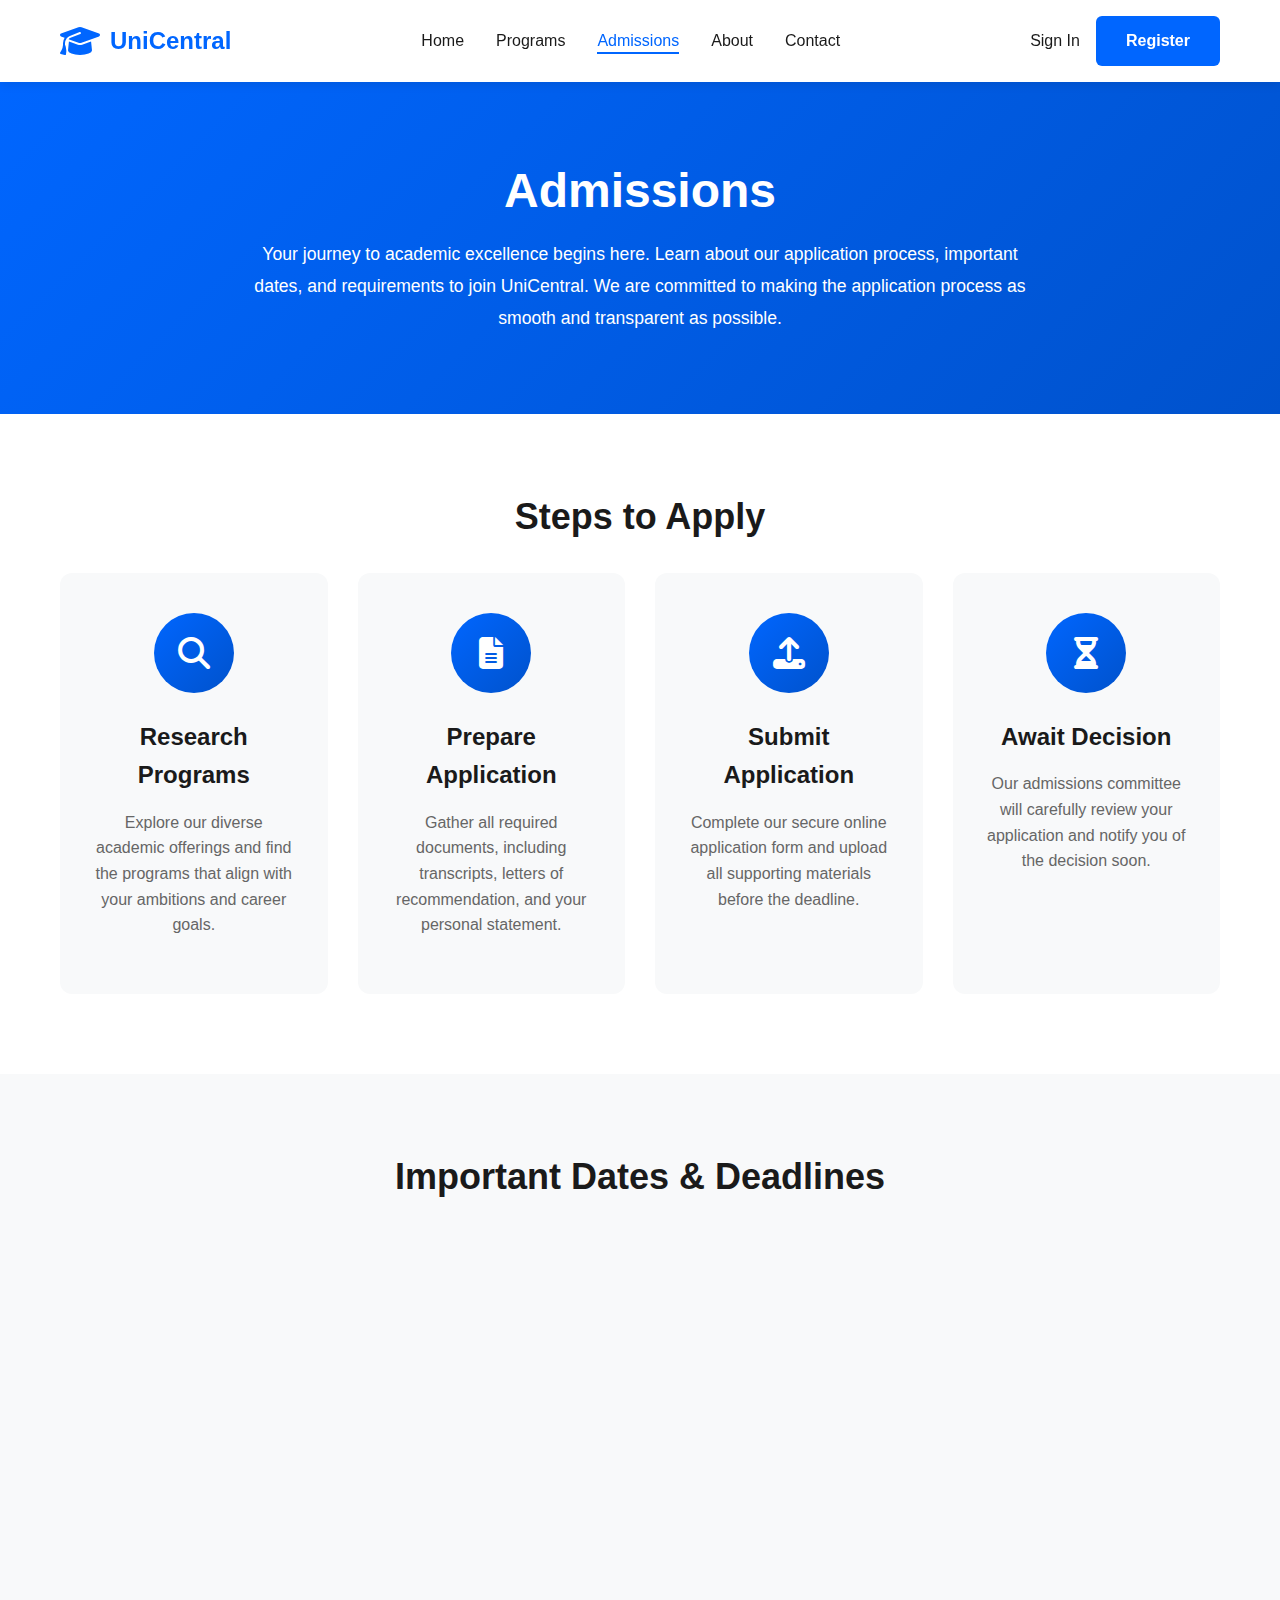
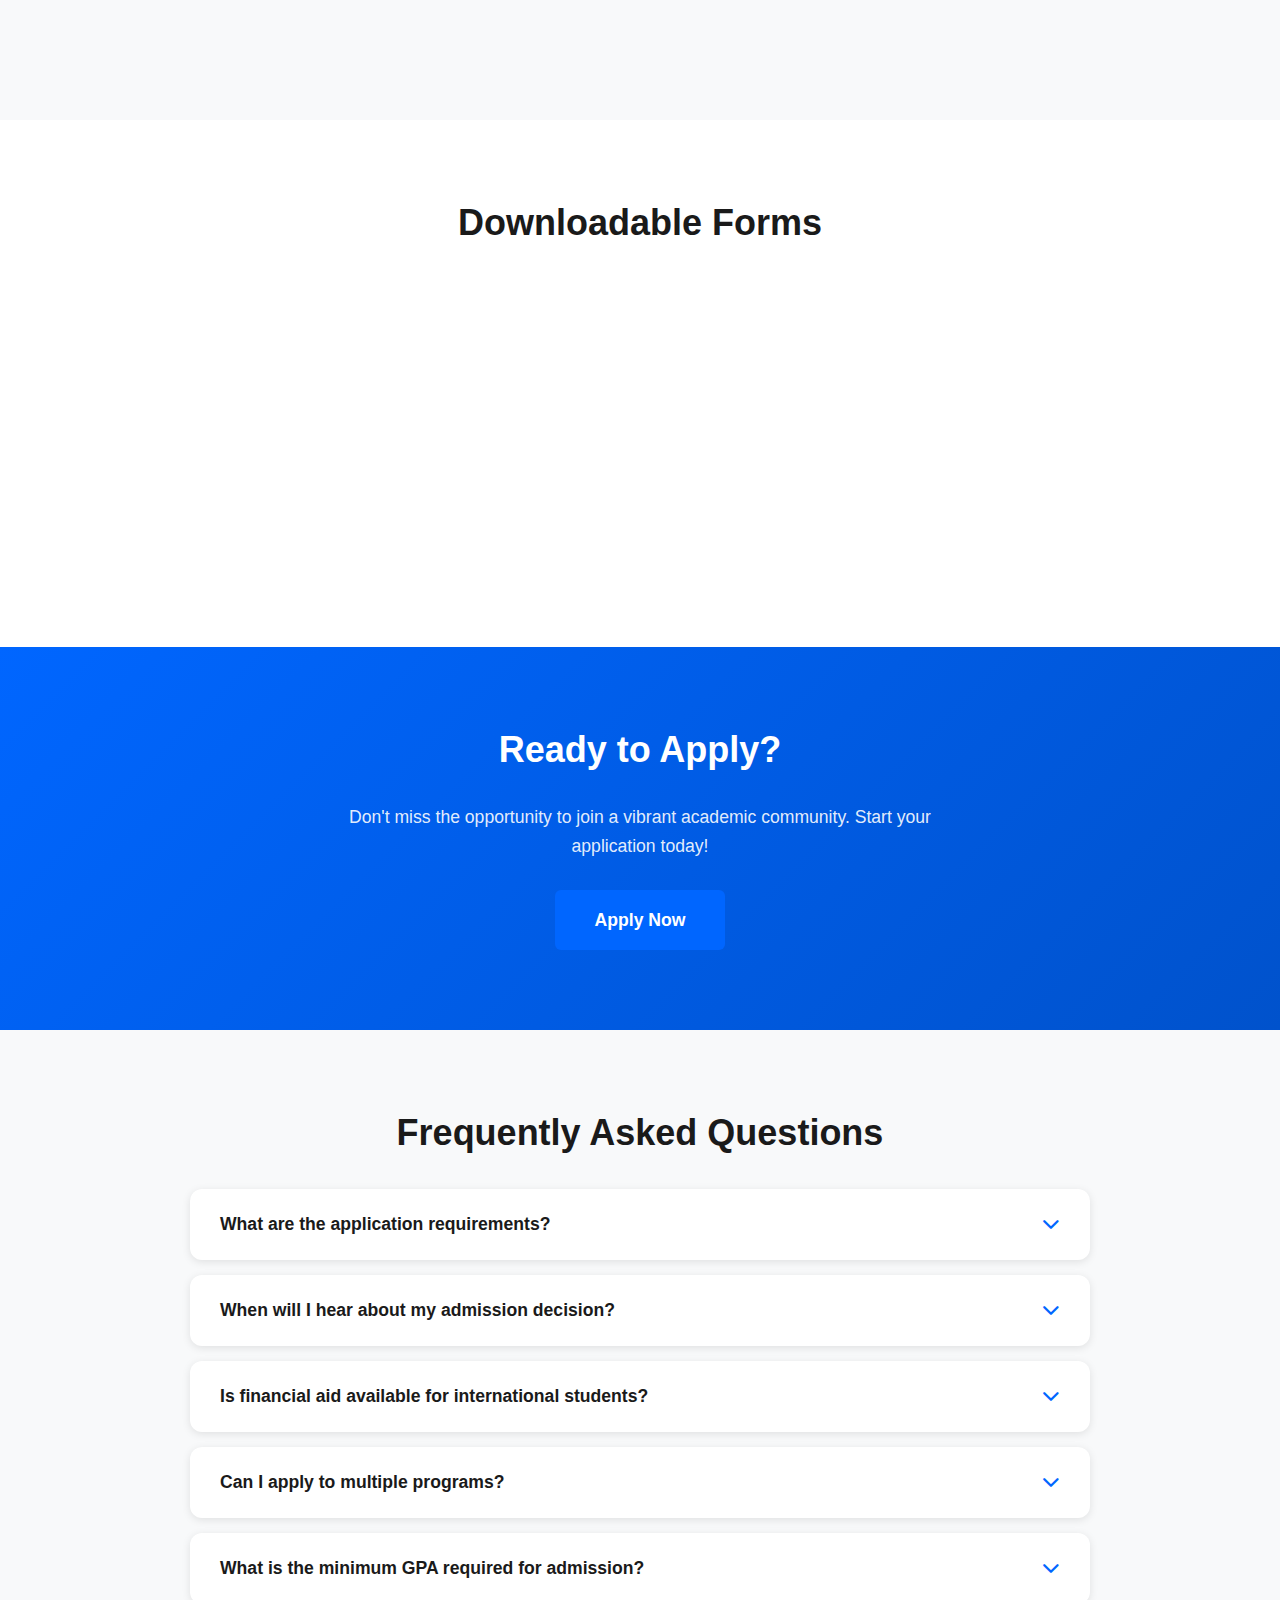
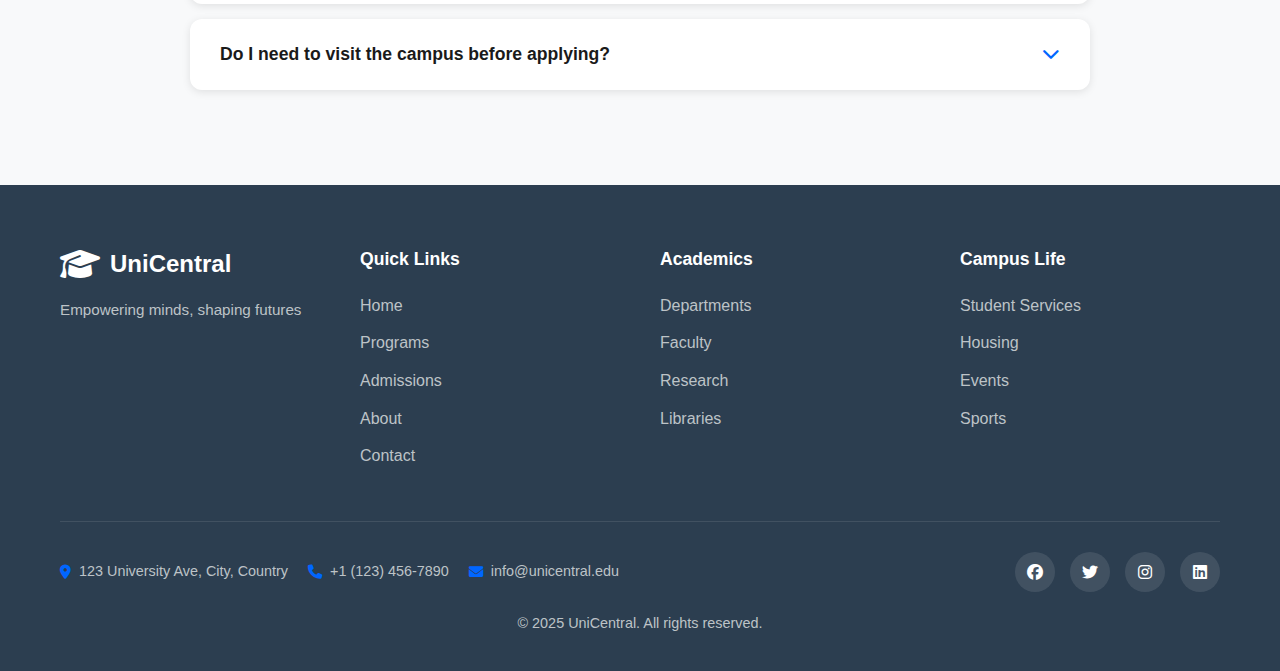
<file: admissions.html>
<!DOCTYPE html>
<html lang="en">
<head>
    <meta charset="UTF-8">
    <meta name="viewport" content="width=device-width, initial-scale=1.0">
    <title>Admissions - UniCentral</title>
    <link rel="stylesheet" href="css/style.css">
    <link rel="stylesheet" href="https://cdnjs.cloudflare.com/ajax/libs/font-awesome/6.4.0/css/all.min.css">
</head>
<body>
    <!-- Navigation -->
    <nav class="navbar">
        <div class="container">
            <div class="nav-wrapper">
                <a href="index.html" class="logo">
                    <i class="fas fa-graduation-cap"></i>
                    <span>UniCentral</span>
                </a>
                <ul class="nav-links" id="navLinks">
                    <li><a href="index.html">Home</a></li>
                    <li><a href="programs.html">Programs</a></li>
                    <li><a href="admissions.html" class="active">Admissions</a></li>
                    <li><a href="about.html">About</a></li>
                    <li><a href="about.html#contact">Contact</a></li>
                </ul>
                <div class="nav-buttons">
                    <a href="#" class="btn-text">Sign In</a>
                    <a href="#" class="btn-primary">Register</a>
                </div>
                <button class="mobile-menu-toggle" id="mobileMenuToggle">
                    <span></span>
                    <span></span>
                    <span></span>
                </button>
            </div>
        </div>
    </nav>

    <!-- Page Header -->
    <section class="page-header admissions-header">
        <div class="container">
            <h1>Admissions</h1>
            <p>Your journey to academic excellence begins here. Learn about our application process, important dates, and requirements to join UniCentral. We are committed to making the application process as smooth and transparent as possible.</p>
        </div>
    </section>

    <!-- Steps to Apply -->
    <section class="steps-section">
        <div class="container">
            <h2>Steps to Apply</h2>
            <div class="steps-grid">
                <div class="step-card">
                    <div class="step-icon">
                        <i class="fas fa-search"></i>
                    </div>
                    <h3>Research Programs</h3>
                    <p>Explore our diverse academic offerings and find the programs that align with your ambitions and career goals.</p>
                </div>
                <div class="step-card">
                    <div class="step-icon">
                        <i class="fas fa-file-alt"></i>
                    </div>
                    <h3>Prepare Application</h3>
                    <p>Gather all required documents, including transcripts, letters of recommendation, and your personal statement.</p>
                </div>
                <div class="step-card">
                    <div class="step-icon">
                        <i class="fas fa-upload"></i>
                    </div>
                    <h3>Submit Application</h3>
                    <p>Complete our secure online application form and upload all supporting materials before the deadline.</p>
                </div>
                <div class="step-card">
                    <div class="step-icon">
                        <i class="fas fa-hourglass-half"></i>
                    </div>
                    <h3>Await Decision</h3>
                    <p>Our admissions committee will carefully review your application and notify you of the decision soon.</p>
                </div>
            </div>
        </div>
    </section>

    <!-- Important Dates -->
    <section class="dates-section">
        <div class="container">
            <h2>Important Dates & Deadlines</h2>
            <div class="dates-grid">
                <div class="date-card">
                    <div class="date-badge blue">
                        <span class="month">Oct 15</span>
                    </div>
                    <div class="date-content">
                        <h3>Early Application Deadline</h3>
                        <p>Submit by this date for priority consideration.</p>
                    </div>
                </div>
                <div class="date-card">
                    <div class="date-badge cyan">
                        <span class="month">Jan 15</span>
                    </div>
                    <div class="date-content">
                        <h3>Regular Decision Deadline</h3>
                        <p>Standard application deadline for all programs.</p>
                    </div>
                </div>
                <div class="date-card">
                    <div class="date-badge blue">
                        <span class="month">Mar 1</span>
                    </div>
                    <div class="date-content">
                        <h3>Financial Aid Application Due</h3>
                        <p>Complete FAFSA or CSS Profile by this date.</p>
                    </div>
                </div>
                <div class="date-card">
                    <div class="date-badge cyan">
                        <span class="month">Apr 1</span>
                    </div>
                    <div class="date-content">
                        <h3>Admission Decisions Released</h3>
                        <p>Check your applicant portal for updates.</p>
                    </div>
                </div>
            </div>
        </div>
    </section>

    <!-- Downloadable Forms -->
    <section class="forms-section">
        <div class="container">
            <h2>Downloadable Forms</h2>
            <div class="forms-grid">
                <div class="form-card">
                    <h3>Undergraduate Application Guide</h3>
                    <p>Detailed guide for undergraduate applicants.</p>
                    <a href="#" class="download-btn">
                        <i class="fas fa-download"></i> Download
                    </a>
                </div>
                <div class="form-card">
                    <h3>Graduate Admissions Checklist</h3>
                    <p>Ensure you have all items for graduate applications.</p>
                    <a href="#" class="download-btn">
                        <i class="fas fa-download"></i> Download
                    </a>
                </div>
                <div class="form-card">
                    <h3>International Student Requirements</h3>
                    <p>Specific requirements for international applicants.</p>
                    <a href="#" class="download-btn">
                        <i class="fas fa-download"></i> Download
                    </a>
                </div>
            </div>
        </div>
    </section>

    <!-- CTA Section -->
    <section class="cta-section admissions-cta">
        <div class="container">
            <h2>Ready to Apply?</h2>
            <p>Don't miss the opportunity to join a vibrant academic community. Start your application today!</p>
            <a href="#" class="btn-primary btn-large">Apply Now</a>
        </div>
    </section>

    <!-- FAQ Section -->
    <section class="faq-section">
        <div class="container">
            <h2>Frequently Asked Questions</h2>
            <div class="faq-list">
                <div class="faq-item">
                    <button class="faq-question">
                        <span>What are the application requirements?</span>
                        <i class="fas fa-chevron-down"></i>
                    </button>
                    <div class="faq-answer">
                        <p>Application requirements vary by program but typically include transcripts, letters of recommendation, a personal statement, and standardized test scores (if applicable). International students may need to provide proof of English proficiency.</p>
                    </div>
                </div>
                <div class="faq-item">
                    <button class="faq-question">
                        <span>When will I hear about my admission decision?</span>
                        <i class="fas fa-chevron-down"></i>
                    </button>
                    <div class="faq-answer">
                        <p>Early applicants typically receive decisions by December 15, while regular decision applicants hear back by April 1. You can check your application status through your applicant portal at any time.</p>
                    </div>
                </div>
                <div class="faq-item">
                    <button class="faq-question">
                        <span>Is financial aid available for international students?</span>
                        <i class="fas fa-chevron-down"></i>
                    </button>
                    <div class="faq-answer">
                        <p>Yes, UniCentral offers limited financial aid for international students. We recommend applying for aid when you submit your application and exploring external scholarship opportunities as well.</p>
                    </div>
                </div>
                <div class="faq-item">
                    <button class="faq-question">
                        <span>Can I apply to multiple programs?</span>
                        <i class="fas fa-chevron-down"></i>
                    </button>
                    <div class="faq-answer">
                        <p>Yes, you may apply to multiple programs. However, you must submit a separate application and application fee for each program. We recommend carefully reviewing program requirements before applying.</p>
                    </div>
                </div>
                <div class="faq-item">
                    <button class="faq-question">
                        <span>What is the minimum GPA required for admission?</span>
                        <i class="fas fa-chevron-down"></i>
                    </button>
                    <div class="faq-answer">
                        <p>While we don't have a strict minimum GPA requirement, competitive applicants typically have a GPA of 3.0 or higher. We review applications holistically, considering academic performance, extracurricular activities, and personal achievements.</p>
                    </div>
                </div>
                <div class="faq-item">
                    <button class="faq-question">
                        <span>Do I need to visit the campus before applying?</span>
                        <i class="fas fa-chevron-down"></i>
                    </button>
                    <div class="faq-answer">
                        <p>Campus visits are not required but highly encouraged. They provide an opportunity to experience our facilities and meet with faculty and current students. We offer both in-person and virtual tour options.</p>
                    </div>
                </div>
            </div>
        </div>
    </section>

    <!-- Footer -->
    <footer class="footer">
        <div class="container">
            <div class="footer-content">
                <div class="footer-column">
                    <div class="footer-logo">
                        <i class="fas fa-graduation-cap"></i>
                        <span>UniCentral</span>
                    </div>
                    <p class="footer-tagline">Empowering minds, shaping futures</p>
                </div>
                <div class="footer-column">
                    <h4>Quick Links</h4>
                    <ul>
                        <li><a href="index.html">Home</a></li>
                        <li><a href="programs.html">Programs</a></li>
                        <li><a href="admissions.html">Admissions</a></li>
                        <li><a href="about.html">About</a></li>
                        <li><a href="about.html#contact">Contact</a></li>
                    </ul>
                </div>
                <div class="footer-column">
                    <h4>Academics</h4>
                    <ul>
                        <li><a href="#">Departments</a></li>
                        <li><a href="#">Faculty</a></li>
                        <li><a href="#">Research</a></li>
                        <li><a href="#">Libraries</a></li>
                    </ul>
                </div>
                <div class="footer-column">
                    <h4>Campus Life</h4>
                    <ul>
                        <li><a href="#">Student Services</a></li>
                        <li><a href="#">Housing</a></li>
                        <li><a href="#">Events</a></li>
                        <li><a href="#">Sports</a></li>
                    </ul>
                </div>
            </div>
            <div class="footer-bottom">
                <div class="contact-info">
                    <p><i class="fas fa-map-marker-alt"></i> 123 University Ave, City, Country</p>
                    <p><i class="fas fa-phone"></i> +1 (123) 456-7890</p>
                    <p><i class="fas fa-envelope"></i> info@unicentral.edu</p>
                </div>
                <div class="social-links">
                    <a href="#"><i class="fab fa-facebook"></i></a>
                    <a href="#"><i class="fab fa-twitter"></i></a>
                    <a href="#"><i class="fab fa-instagram"></i></a>
                    <a href="#"><i class="fab fa-linkedin"></i></a>
                </div>
            </div>
            <div class="footer-copyright">
                <p>© 2025 UniCentral. All rights reserved.</p>
            </div>
        </div>
    </footer>

    <script src="js/script.js"></script>
</body>
</html>
</file>
<file: css/style.css>
/* ====================================
   CSS Reset & Base Styles
   ==================================== */
* {
    margin: 0;
    padding: 0;
    box-sizing: border-box;
}

:root {
    --primary-blue: #0066FF;
    --light-blue: #E6F0FF;
    --dark-blue: #0052CC;
    --text-dark: #1A1A1A;
    --text-gray: #666666;
    --text-light: #999999;
    --bg-light: #F8F9FA;
    --bg-white: #FFFFFF;
    --border-color: #E0E0E0;
    --success-green: #00B894;
    --warning-orange: #FF9F43;
}

html {
    scroll-behavior: smooth;
}

body {
    font-family: 'Segoe UI', Tahoma, Geneva, Verdana, sans-serif;
    color: var(--text-dark);
    line-height: 1.6;
    overflow-x: hidden;
}

.container {
    max-width: 1200px;
    margin: 0 auto;
    padding: 0 20px;
}

img {
    max-width: 100%;
    height: auto;
    display: block;
}

a {
    text-decoration: none;
    color: inherit;
}

/* ====================================
   Typography
   ==================================== */
h1 {
    font-size: 3rem;
    font-weight: 700;
    line-height: 1.2;
    margin-bottom: 1rem;
}

h2 {
    font-size: 2.25rem;
    font-weight: 700;
    line-height: 1.3;
    margin-bottom: 2rem;
    text-align: center;
}

h3 {
    font-size: 1.5rem;
    font-weight: 600;
    margin-bottom: 0.75rem;
}

p {
    margin-bottom: 1rem;
}

/* ====================================
   Buttons
   ==================================== */
.btn-primary {
    display: inline-block;
    background-color: var(--primary-blue);
    color: white;
    padding: 12px 30px;
    border-radius: 6px;
    font-weight: 600;
    transition: all 0.3s ease;
    border: none;
    cursor: pointer;
    text-align: center;
}

.btn-primary:hover {
    background-color: var(--dark-blue);
    transform: translateY(-2px);
    box-shadow: 0 4px 12px rgba(0, 102, 255, 0.3);
}

.btn-secondary {
    display: inline-block;
    background-color: white;
    color: var(--primary-blue);
    padding: 12px 30px;
    border-radius: 6px;
    font-weight: 600;
    transition: all 0.3s ease;
    border: 2px solid var(--primary-blue);
    cursor: pointer;
}

.btn-secondary:hover {
    background-color: var(--primary-blue);
    color: white;
}

.btn-text {
    color: var(--text-dark);
    font-weight: 500;
    transition: color 0.3s ease;
}

.btn-text:hover {
    color: var(--primary-blue);
}

.btn-link {
    color: var(--primary-blue);
    font-weight: 600;
    display: inline-flex;
    align-items: center;
    gap: 8px;
    transition: gap 0.3s ease;
}

.btn-link:hover {
    gap: 12px;
}

.btn-large {
    padding: 16px 40px;
    font-size: 1.1rem;
}

.btn-small {
    padding: 8px 20px;
    font-size: 0.9rem;
}

/* ====================================
   Navigation
   ==================================== */
.navbar {
    background-color: white;
    box-shadow: 0 2px 10px rgba(0, 0, 0, 0.1);
    position: sticky;
    top: 0;
    z-index: 1000;
}

.nav-wrapper {
    display: flex;
    align-items: center;
    justify-content: space-between;
    padding: 1rem 0;
}

.logo {
    display: flex;
    align-items: center;
    gap: 10px;
    font-size: 1.5rem;
    font-weight: 700;
    color: var(--primary-blue);
}

.logo i {
    font-size: 2rem;
}

.nav-links {
    display: flex;
    list-style: none;
    gap: 2rem;
}

.nav-links a {
    font-weight: 500;
    color: var(--text-dark);
    transition: color 0.3s ease;
    position: relative;
}

.nav-links a:hover,
.nav-links a.active {
    color: var(--primary-blue);
}

.nav-links a.active::after {
    content: '';
    position: absolute;
    bottom: -5px;
    left: 0;
    right: 0;
    height: 2px;
    background-color: var(--primary-blue);
}

.nav-buttons {
    display: flex;
    align-items: center;
    gap: 1rem;
}

.mobile-menu-toggle {
    display: none;
    flex-direction: column;
    gap: 5px;
    background: none;
    border: none;
    cursor: pointer;
}

.mobile-menu-toggle span {
    width: 25px;
    height: 3px;
    background-color: var(--text-dark);
    transition: all 0.3s ease;
}

/* ====================================
   Hero Section
   ==================================== */
.hero {
    position: relative;
    height: 600px;
    display: flex;
    align-items: center;
    overflow: hidden;
}

.hero-image {
    position: absolute;
    top: 0;
    left: 0;
    width: 100%;
    height: 100%;
    z-index: 1;
}

.hero-image::after {
    content: '';
    position: absolute;
    top: 0;
    left: 0;
    width: 100%;
    height: 100%;
    background: linear-gradient(135deg, rgba(0, 102, 255, 0.8), rgba(0, 102, 255, 0.5));
}

.hero-image img {
    width: 100%;
    height: 100%;
    object-fit: cover;
}

.hero-content {
    position: relative;
    z-index: 2;
    color: white;
    text-align: center;
}

.hero-content h1 {
    font-size: 3.5rem;
    margin-bottom: 1.5rem;
    text-shadow: 2px 2px 4px rgba(0, 0, 0, 0.3);
}

.hero-content p {
    font-size: 1.3rem;
    margin-bottom: 2rem;
    max-width: 700px;
    margin-left: auto;
    margin-right: auto;
}

.hero-buttons {
    display: flex;
    gap: 1rem;
    justify-content: center;
}

/* ====================================
   Welcome Section
   ==================================== */
.welcome-section {
    padding: 80px 0;
    background-color: var(--bg-white);
}

.welcome-content {
    max-width: 900px;
    margin: 0 auto;
    text-align: center;
}

.welcome-content p {
    font-size: 1.1rem;
    color: var(--text-gray);
    line-height: 1.8;
}

/* ====================================
   Featured Programs
   ==================================== */
.featured-programs {
    padding: 80px 0;
    background-color: var(--bg-light);
}

.programs-grid {
    display: grid;
    grid-template-columns: repeat(auto-fit, minmax(320px, 1fr));
    gap: 30px;
}

.program-card {
    background-color: white;
    border-radius: 12px;
    overflow: hidden;
    box-shadow: 0 4px 15px rgba(0, 0, 0, 0.1);
    transition: transform 0.3s ease, box-shadow 0.3s ease;
}

.program-card:hover {
    transform: translateY(-8px);
    box-shadow: 0 8px 25px rgba(0, 0, 0, 0.15);
}

.program-image {
    height: 220px;
    overflow: hidden;
}

.program-image img {
    width: 100%;
    height: 100%;
    object-fit: cover;
    transition: transform 0.3s ease;
}

.program-card:hover .program-image img {
    transform: scale(1.1);
}

.program-content {
    padding: 25px;
}

.program-content h3 {
    color: var(--text-dark);
    margin-bottom: 12px;
}

.program-content p {
    color: var(--text-gray);
    margin-bottom: 20px;
}

/* ====================================
   News & Events
   ==================================== */
.news-events {
    padding: 80px 0;
    background-color: white;
}

.news-list {
    max-width: 900px;
    margin: 0 auto 40px;
}

.news-item {
    display: flex;
    gap: 30px;
    padding: 30px;
    background-color: var(--bg-light);
    border-radius: 12px;
    margin-bottom: 20px;
    transition: transform 0.3s ease;
}

.news-item:hover {
    transform: translateX(8px);
}

.news-date {
    display: flex;
    flex-direction: column;
    align-items: center;
    justify-content: center;
    min-width: 100px;
    background-color: var(--primary-blue);
    color: white;
    border-radius: 8px;
    padding: 15px;
}

.news-date .month {
    font-size: 0.9rem;
    font-weight: 600;
}

.news-date .day {
    font-size: 1rem;
    font-weight: 400;
}

.news-content h3 {
    color: var(--text-dark);
    margin-bottom: 10px;
}

.news-content p {
    color: var(--text-gray);
}

.text-center {
    text-align: center;
}

/* ====================================
   Testimonial
   ==================================== */
.testimonial-section {
    padding: 80px 0;
    background-color: var(--light-blue);
}

.testimonial {
    max-width: 800px;
    margin: 0 auto;
    text-align: center;
}

.testimonial-image {
    width: 100px;
    height: 100px;
    border-radius: 50%;
    overflow: hidden;
    margin: 0 auto 30px;
    border: 4px solid white;
    box-shadow: 0 4px 15px rgba(0, 0, 0, 0.1);
}

.testimonial-image img {
    width: 100%;
    height: 100%;
    object-fit: cover;
}

.testimonial blockquote {
    font-size: 1.3rem;
    font-style: italic;
    color: var(--text-dark);
    line-height: 1.8;
    margin-bottom: 20px;
}

.testimonial cite {
    font-style: normal;
    color: var(--primary-blue);
    font-weight: 600;
}

/* ====================================
   CTA Section
   ==================================== */
.cta-section {
    padding: 80px 0;
    background: linear-gradient(135deg, var(--primary-blue), var(--dark-blue));
    color: white;
    text-align: center;
}

.cta-section h2 {
    color: white;
    margin-bottom: 30px;
}

.cta-buttons {
    display: flex;
    gap: 20px;
    justify-content: center;
    flex-wrap: wrap;
}

.cta-section .btn-secondary {
    background-color: white;
    color: var(--primary-blue);
    border: none;
}

.cta-section .btn-secondary:hover {
    background-color: var(--light-blue);
}

/* ====================================
   Footer
   ==================================== */
.footer {
    background-color: #2C3E50;
    color: white;
    padding: 60px 0 20px;
}

.footer-content {
    display: grid;
    grid-template-columns: repeat(auto-fit, minmax(200px, 1fr));
    gap: 40px;
    margin-bottom: 40px;
}

.footer-logo {
    display: flex;
    align-items: center;
    gap: 10px;
    font-size: 1.5rem;
    font-weight: 700;
    margin-bottom: 15px;
}

.footer-logo i {
    font-size: 2rem;
}

.footer-tagline {
    color: #BDC3C7;
    font-size: 0.95rem;
}

.footer-column h4 {
    margin-bottom: 20px;
    font-size: 1.1rem;
}

.footer-column ul {
    list-style: none;
}

.footer-column ul li {
    margin-bottom: 12px;
}

.footer-column ul li a {
    color: #BDC3C7;
    transition: color 0.3s ease;
}

.footer-column ul li a:hover {
    color: white;
}

.footer-bottom {
    display: flex;
    justify-content: space-between;
    align-items: center;
    padding-top: 30px;
    border-top: 1px solid rgba(255, 255, 255, 0.1);
    margin-bottom: 20px;
    flex-wrap: wrap;
    gap: 20px;
}

.contact-info {
    display: flex;
    flex-wrap: wrap;
    gap: 20px;
}

.contact-info p {
    color: #BDC3C7;
    font-size: 0.9rem;
    display: flex;
    align-items: center;
    gap: 8px;
    margin: 0;
}

.contact-info i {
    color: var(--primary-blue);
}

.social-links {
    display: flex;
    gap: 15px;
}

.social-links a {
    width: 40px;
    height: 40px;
    border-radius: 50%;
    background-color: rgba(255, 255, 255, 0.1);
    display: flex;
    align-items: center;
    justify-content: center;
    transition: all 0.3s ease;
}

.social-links a:hover {
    background-color: var(--primary-blue);
    transform: translateY(-3px);
}

.footer-copyright {
    text-align: center;
    color: #BDC3C7;
    font-size: 0.9rem;
}

/* ====================================
   Page Header
   ==================================== */
.page-header {
    padding: 80px 0;
    background: linear-gradient(135deg, var(--primary-blue), var(--dark-blue));
    color: white;
    text-align: center;
}

.page-header h1 {
    color: white;
    margin-bottom: 20px;
}

.page-header p {
    max-width: 800px;
    margin: 0 auto;
    font-size: 1.1rem;
    line-height: 1.8;
}

/* ====================================
   Programs Page
   ==================================== */
.programs-content {
    padding: 60px 0;
    background-color: var(--bg-light);
}

.programs-layout {
    display: grid;
    grid-template-columns: 300px 1fr;
    gap: 40px;
}

.programs-sidebar {
    background-color: white;
    padding: 30px;
    border-radius: 12px;
    box-shadow: 0 2px 10px rgba(0, 0, 0, 0.1);
    height: fit-content;
    position: sticky;
    top: 100px;
}

.sidebar-section {
    margin-bottom: 30px;
}

.sidebar-section:last-child {
    margin-bottom: 0;
}

.sidebar-section h3 {
    font-size: 1.1rem;
    margin-bottom: 15px;
    color: var(--text-dark);
}

.search-box {
    position: relative;
}

.search-box input {
    width: 100%;
    padding: 12px 40px 12px 15px;
    border: 2px solid var(--border-color);
    border-radius: 8px;
    font-size: 0.95rem;
    transition: border-color 0.3s ease;
}

.search-box input:focus {
    outline: none;
    border-color: var(--primary-blue);
}

.search-box i {
    position: absolute;
    right: 15px;
    top: 50%;
    transform: translateY(-50%);
    color: var(--text-gray);
}

.filter-group {
    display: flex;
    flex-direction: column;
    gap: 12px;
}

.checkbox-label {
    display: flex;
    align-items: center;
    gap: 10px;
    cursor: pointer;
    font-size: 0.95rem;
    color: var(--text-dark);
}

.filter-checkbox {
    width: 18px;
    height: 18px;
    cursor: pointer;
}

.filter-select {
    width: 100%;
    padding: 12px 15px;
    border: 2px solid var(--border-color);
    border-radius: 8px;
    font-size: 0.95rem;
    cursor: pointer;
    transition: border-color 0.3s ease;
}

.filter-select:focus {
    outline: none;
    border-color: var(--primary-blue);
}

.contact-box {
    background-color: var(--light-blue);
    padding: 20px;
    border-radius: 8px;
}

.contact-box p {
    display: flex;
    align-items: center;
    gap: 10px;
    margin-bottom: 10px;
    font-size: 0.9rem;
}

.contact-box i {
    color: var(--primary-blue);
}

.programs-main h2 {
    text-align: left;
    margin-bottom: 30px;
}

.program-card-large {
    background-color: white;
    border-radius: 12px;
    overflow: hidden;
    box-shadow: 0 2px 10px rgba(0, 0, 0, 0.1);
    transition: transform 0.3s ease, box-shadow 0.3s ease;
}

.program-card-large:hover {
    transform: translateY(-5px);
    box-shadow: 0 8px 20px rgba(0, 0, 0, 0.15);
}

.program-card-large .program-image {
    height: 200px;
}

.program-meta {
    color: var(--text-light);
    font-size: 0.9rem;
    margin-bottom: 10px;
}

.program-actions {
    display: flex;
    gap: 15px;
    align-items: center;
    margin-top: 20px;
}

.programs-table {
    background-color: white;
    border-radius: 12px;
    overflow: hidden;
    box-shadow: 0 2px 10px rgba(0, 0, 0, 0.1);
}

.programs-table table {
    width: 100%;
    border-collapse: collapse;
}

.programs-table thead {
    background-color: var(--primary-blue);
    color: white;
}

.programs-table th {
    padding: 18px;
    text-align: left;
    font-weight: 600;
}

.programs-table td {
    padding: 18px;
    border-bottom: 1px solid var(--border-color);
}

.programs-table tbody tr:hover {
    background-color: var(--light-blue);
}

.programs-table td i {
    margin-right: 10px;
    color: var(--primary-blue);
}

.table-link {
    color: var(--primary-blue);
    font-weight: 500;
    margin-right: 15px;
}

.table-link:hover {
    text-decoration: underline;
}

/* ====================================
   Admissions Page
   ==================================== */
.admissions-header {
    background: linear-gradient(135deg, var(--primary-blue), var(--dark-blue));
}

.steps-section {
    padding: 80px 0;
    background-color: white;
}

.steps-grid {
    display: grid;
    grid-template-columns: repeat(auto-fit, minmax(250px, 1fr));
    gap: 30px;
}

.step-card {
    text-align: center;
    padding: 40px 30px;
    background-color: var(--bg-light);
    border-radius: 12px;
    transition: transform 0.3s ease;
}

.step-card:hover {
    transform: translateY(-8px);
}

.step-icon {
    width: 80px;
    height: 80px;
    margin: 0 auto 25px;
    background: linear-gradient(135deg, var(--primary-blue), var(--dark-blue));
    border-radius: 50%;
    display: flex;
    align-items: center;
    justify-content: center;
    color: white;
    font-size: 2rem;
}

.step-card h3 {
    margin-bottom: 15px;
}

.step-card p {
    color: var(--text-gray);
}

.dates-section {
    padding: 80px 0;
    background-color: var(--bg-light);
}

.dates-grid {
    display: grid;
    grid-template-columns: repeat(auto-fit, minmax(280px, 1fr));
    gap: 30px;
}

.date-card {
    display: flex;
    gap: 20px;
    background-color: white;
    padding: 30px;
    border-radius: 12px;
    box-shadow: 0 2px 10px rgba(0, 0, 0, 0.1);
    transition: transform 0.3s ease;
}

.date-card:hover {
    transform: translateY(-5px);
}

.date-badge {
    width: 70px;
    height: 70px;
    border-radius: 10px;
    display: flex;
    align-items: center;
    justify-content: center;
    color: white;
    font-weight: 700;
    font-size: 1.1rem;
    flex-shrink: 0;
}

.date-badge.blue {
    background: linear-gradient(135deg, var(--primary-blue), var(--dark-blue));
}

.date-badge.cyan {
    background: linear-gradient(135deg, #00B8D4, #0097A7);
}

.date-content h3 {
    margin-bottom: 8px;
    font-size: 1.1rem;
}

.date-content p {
    color: var(--text-gray);
    font-size: 0.95rem;
}

.forms-section {
    padding: 80px 0;
    background-color: white;
}

.forms-grid {
    display: grid;
    grid-template-columns: repeat(auto-fit, minmax(300px, 1fr));
    gap: 30px;
}

.form-card {
    background-color: var(--bg-light);
    padding: 35px;
    border-radius: 12px;
    text-align: center;
    transition: transform 0.3s ease;
}

.form-card:hover {
    transform: translateY(-5px);
}

.form-card h3 {
    margin-bottom: 15px;
}

.form-card p {
    color: var(--text-gray);
    margin-bottom: 25px;
}

.download-btn {
    display: inline-flex;
    align-items: center;
    gap: 10px;
    background-color: var(--primary-blue);
    color: white;
    padding: 12px 25px;
    border-radius: 8px;
    font-weight: 600;
    transition: all 0.3s ease;
}

.download-btn:hover {
    background-color: var(--dark-blue);
    transform: translateY(-2px);
}

.admissions-cta {
    background: linear-gradient(135deg, var(--primary-blue), var(--dark-blue));
}

.admissions-cta p {
    color: rgba(255, 255, 255, 0.9);
    max-width: 600px;
    margin: 0 auto 30px;
    font-size: 1.1rem;
}

.faq-section {
    padding: 80px 0;
    background-color: var(--bg-light);
}

.faq-list {
    max-width: 900px;
    margin: 0 auto;
}

.faq-item {
    background-color: white;
    border-radius: 12px;
    margin-bottom: 15px;
    overflow: hidden;
    box-shadow: 0 2px 8px rgba(0, 0, 0, 0.1);
}

.faq-question {
    width: 100%;
    display: flex;
    justify-content: space-between;
    align-items: center;
    padding: 25px 30px;
    background: none;
    border: none;
    cursor: pointer;
    font-size: 1.1rem;
    font-weight: 600;
    color: var(--text-dark);
    text-align: left;
    transition: background-color 0.3s ease;
}

.faq-question:hover {
    background-color: var(--light-blue);
}

.faq-question i {
    color: var(--primary-blue);
    transition: transform 0.3s ease;
}

.faq-item.active .faq-question i {
    transform: rotate(180deg);
}

.faq-answer {
    max-height: 0;
    overflow: hidden;
    transition: max-height 0.3s ease;
}

.faq-item.active .faq-answer {
    max-height: 500px;
}

.faq-answer p {
    padding: 0 30px 25px;
    color: var(--text-gray);
    line-height: 1.8;
}

/* ====================================
   About Page
   ==================================== */
.about-hero {
    position: relative;
    height: 500px;
    display: flex;
    align-items: center;
}

.about-hero-image {
    position: absolute;
    top: 0;
    left: 0;
    width: 100%;
    height: 100%;
    z-index: 1;
}

.about-hero-image::after {
    content: '';
    position: absolute;
    top: 0;
    left: 0;
    width: 100%;
    height: 100%;
    background: rgba(0, 0, 0, 0.5);
}

.about-hero-image img {
    width: 100%;
    height: 100%;
    object-fit: cover;
}

.about-hero-content {
    position: relative;
    z-index: 2;
    color: white;
}

.about-hero-content h1 {
    font-size: 2.5rem;
    margin-bottom: 20px;
}

.about-hero-content p {
    font-size: 1.15rem;
    line-height: 1.8;
    max-width: 900px;
}

.leadership-section {
    padding: 80px 0;
    background-color: white;
}

.leadership-grid {
    display: grid;
    grid-template-columns: repeat(auto-fit, minmax(250px, 1fr));
    gap: 40px;
}

.leader-card {
    text-align: center;
}

.leader-image {
    width: 150px;
    height: 150px;
    border-radius: 50%;
    overflow: hidden;
    margin: 0 auto 20px;
    box-shadow: 0 4px 15px rgba(0, 0, 0, 0.1);
    background-color: #ccc;
}

.leader-image img {
    width: 100%;
    height: 100%;
    object-fit: cover;
}

.leader-card h3 {
    margin-bottom: 8px;
}

.leader-title {
    color: var(--text-gray);
    font-size: 0.95rem;
}

.contact-section {
    padding: 80px 0;
    background-color: var(--bg-light);
}

.contact-form {
    max-width: 700px;
    margin: 0 auto;
    background-color: white;
    padding: 40px;
    border-radius: 12px;
    box-shadow: 0 4px 20px rgba(0, 0, 0, 0.1);
}

.form-group {
    margin-bottom: 25px;
}

.form-group label {
    display: block;
    margin-bottom: 8px;
    font-weight: 600;
    color: var(--text-dark);
}

.form-group input,
.form-group textarea {
    width: 100%;
    padding: 14px;
    border: 2px solid var(--border-color);
    border-radius: 8px;
    font-size: 1rem;
    font-family: inherit;
    transition: border-color 0.3s ease;
}

.form-group input:focus,
.form-group textarea:focus {
    outline: none;
    border-color: var(--primary-blue);
}

.form-group textarea {
    resize: vertical;
}

.campus-section {
    padding: 80px 0;
    background-color: white;
}

.campus-layout {
    display: grid;
    grid-template-columns: 1fr 1fr;
    gap: 50px;
    align-items: start;
}

.campus-info h3 {
    font-size: 1.5rem;
    margin-bottom: 25px;
}

.info-item {
    display: flex;
    align-items: center;
    gap: 15px;
    margin-bottom: 15px;
    color: var(--text-dark);
}

.info-item i {
    color: var(--primary-blue);
    font-size: 1.2rem;
}

.campus-description {
    margin: 25px 0;
    color: var(--text-gray);
    line-height: 1.8;
}

.campus-map iframe {
    border-radius: 12px;
    box-shadow: 0 4px 15px rgba(0, 0, 0, 0.1);
}

/* ====================================
   Responsive Design
   ==================================== */
@media (max-width: 1024px) {
    .programs-layout {
        grid-template-columns: 1fr;
    }

    .programs-sidebar {
        position: static;
    }

    .campus-layout {
        grid-template-columns: 1fr;
    }
}

@media (max-width: 768px) {
    h1 {
        font-size: 2rem;
    }

    h2 {
        font-size: 1.75rem;
    }

    .nav-links,
    .nav-buttons {
        display: none;
    }

    .mobile-menu-toggle {
        display: flex;
    }

    .nav-links.active {
        display: flex;
        flex-direction: column;
        position: absolute;
        top: 100%;
        left: 0;
        right: 0;
        background-color: white;
        padding: 20px;
        box-shadow: 0 4px 10px rgba(0, 0, 0, 0.1);
    }

    .hero-content h1 {
        font-size: 2.5rem;
    }

    .hero-content p {
        font-size: 1.1rem;
    }

    .hero-buttons {
        flex-direction: column;
        align-items: center;
    }

    .news-item {
        flex-direction: column;
        gap: 20px;
    }

    .footer-bottom {
        flex-direction: column;
        text-align: center;
    }

    .contact-info {
        flex-direction: column;
        gap: 10px;
    }

    .social-links {
        justify-content: center;
    }

    .date-card {
        flex-direction: column;
        align-items: center;
        text-align: center;
    }
}

@media (max-width: 480px) {
    .container {
        padding: 0 15px;
    }

    h1 {
        font-size: 1.75rem;
    }

    h2 {
        font-size: 1.5rem;
    }

    .hero {
        height: 500px;
    }

    .hero-content h1 {
        font-size: 2rem;
    }

    .btn-primary,
    .btn-secondary {
        padding: 10px 20px;
        font-size: 0.95rem;
    }

    .contact-form {
        padding: 25px;
    }
}
</file>
